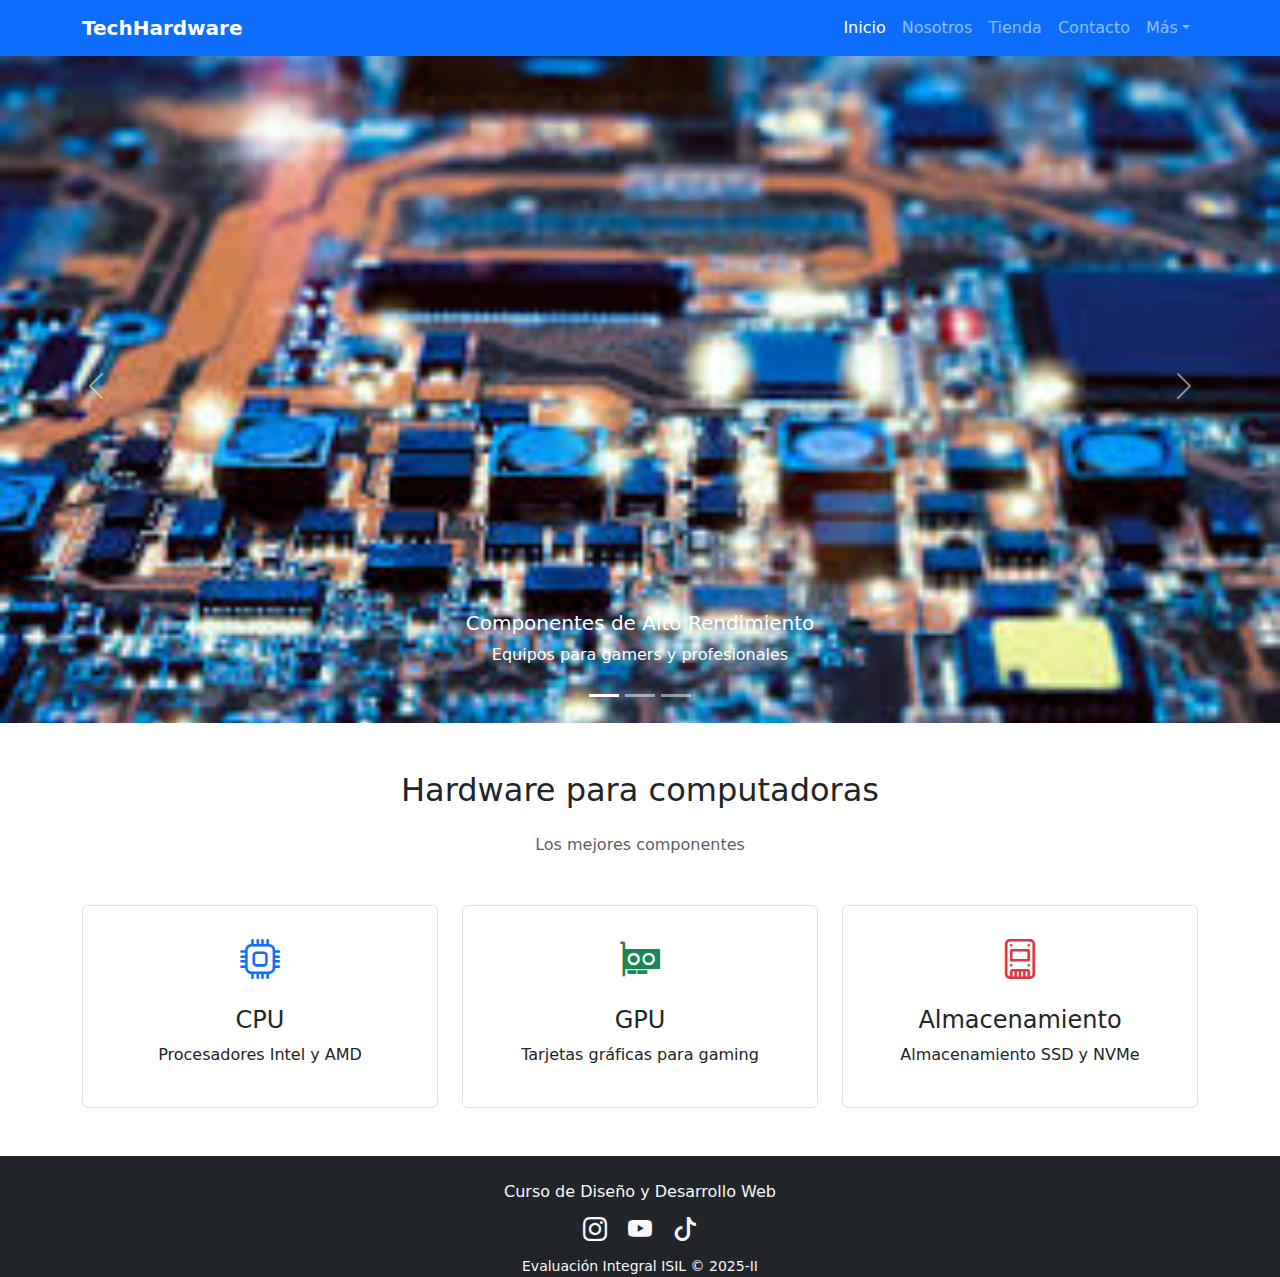
<file: index.html>
<!DOCTYPE html>
<html lang="es">
<head>
<meta charset="UTF-8">
<title>TechHardware | Inicio</title>
<meta name="viewport" content="width=device-width, initial-scale=1">
<link href="https://cdn.jsdelivr.net/npm/bootstrap@5.3.2/dist/css/bootstrap.min.css" rel="stylesheet">
<link href="https://cdn.jsdelivr.net/npm/bootstrap-icons/font/bootstrap-icons.css" rel="stylesheet">
</head>
<body class="d-flex flex-column min-vh-100">

<nav class="navbar navbar-expand-lg navbar-dark bg-primary fixed-top">
<div class="container">
  <a class="navbar-brand fw-bold" href="index.html">TechHardware</a>

  <button class="navbar-toggler" type="button" data-bs-toggle="collapse" data-bs-target="#menu">
    <span class="navbar-toggler-icon"></span>
  </button>

  <div class="collapse navbar-collapse" id="menu">
    <ul class="navbar-nav ms-auto">
      <li class="nav-item"><a class="nav-link active" href="index.html">Inicio</a></li>
      <li class="nav-item"><a class="nav-link" href="nosotros.html">Nosotros</a></li>
      <li class="nav-item"><a class="nav-link" href="tienda.html">Tienda</a></li>
      <li class="nav-item"><a class="nav-link" href="contacto.html">Contacto</a></li>
      <li class="nav-item dropdown">
        <a class="nav-link dropdown-toggle" href="#" role="button" data-bs-toggle="dropdown">Más</a>
        <ul class="dropdown-menu dropdown-menu-end">
          <li><a class="dropdown-item" href="blog.html">Blog</a></li>
          <li><a class="dropdown-item" href="noticias.html">Noticias</a></li>
        </ul>
      </li>
    </ul>
  </div>
</div>
</nav>

<main class="flex-grow-1">

<div id="slider" class="carousel slide mt-5" data-bs-ride="carousel">
  <div class="carousel-indicators">
    <button type="button" data-bs-target="#slider" data-bs-slide-to="0" class="active"></button>
    <button type="button" data-bs-target="#slider" data-bs-slide-to="1"></button>
    <button type="button" data-bs-target="#slider" data-bs-slide-to="2"></button>
  </div>

  <div class="carousel-inner">
    <div class="carousel-item active">
      <img src="img/image1.jpeg" class="d-block w-100" alt="Hardware 1 " style="height:75vh; object-fit:cover;" >
      <div class="carousel-caption d-none d-md-block">
        <h5>Componentes de Alto Rendimiento</h5>
        <p>Equipos para gamers y profesionales</p>
      </div>
    </div>
    <div class="carousel-item">
      <img src="img/image2.jpeg" class="d-block w-100" alt="Hardware 2" style="height:75vh; object-fit:cover;">
    </div>
    <div class="carousel-item">
      <img src="img/image3.jpeg" class="d-block w-100" alt="Hardware 3" style="height:75vh; object-fit:cover;">
    </div>
  </div>

  <button class="carousel-control-prev" type="button" data-bs-target="#slider" data-bs-slide="prev">
    <span class="carousel-control-prev-icon"></span>
  </button>
  <button class="carousel-control-next" type="button" data-bs-target="#slider" data-bs-slide="next">
    <span class="carousel-control-next-icon"></span>
  </button>
</div>

<section class="container my-5 text-center">
  <h2 class="mb-4">Hardware para computadoras</h2>
  <p class="text-muted mb-5">Los mejores componentes</p>

  <div class="row g-4">
    <div class="col-12 col-md-4">
      <div class="border rounded p-4 h-100">
        <i class="bi bi-cpu fs-1 text-primary"></i>
        <h4 class="mt-3">CPU</h4>
        <p>Procesadores Intel y AMD</p>
      </div>
    </div>

    <div class="col-12 col-md-4">
      <div class="border rounded p-4 h-100">
        <i class="bi bi-gpu-card fs-1 text-success"></i>
        <h4 class="mt-3">GPU</h4>
        <p>Tarjetas gráficas para gaming</p>
      </div>
    </div>

    <div class="col-12 col-md-4">
      <div class="border rounded p-4 h-100">
        <i class="bi bi-device-ssd fs-1 text-danger"></i>
        <h4 class="mt-3">Almacenamiento</h4>
        <p>Almacenamiento SSD y NVMe</p>
      </div>
    </div>
  </div>
</section>

</main>

<footer class="bg-dark text-light pt-4">
  <div class="container text-center">
    <p class="mb-2">Curso de Diseño y Desarrollo Web</p>

    <div class="mb-2">
      <i class="bi bi-instagram fs-4 mx-2"></i>
      <i class="bi bi-youtube fs-4 mx-2"></i>
      <i class="bi bi-tiktok fs-4 mx-2"></i>
    </div>

    <p class="small mb-0">Evaluación Integral ISIL © 2025-II</p>
  </div>
</footer>

<script src="https://cdn.jsdelivr.net/npm/bootstrap@5.3.2/dist/js/bootstrap.bundle.min.js"></script>
</body>
</html>
</file>
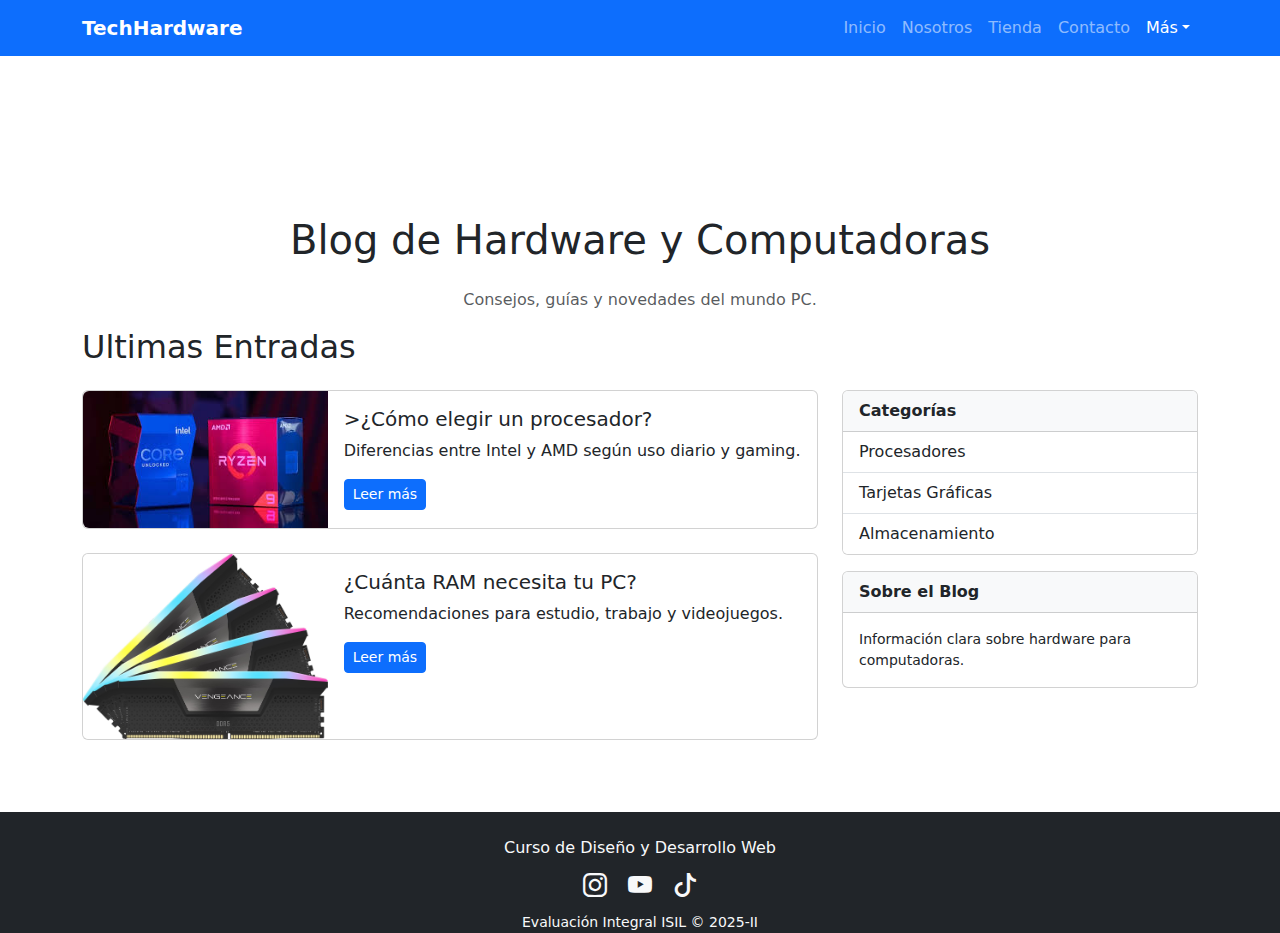
<file: blog.html>
<!DOCTYPE html>
<html lang="es">
<head>
<meta charset="UTF-8">
<title>TechHardware | Tienda</title>
<meta name="viewport" content="width=device-width, initial-scale=1">
<link href="https://cdn.jsdelivr.net/npm/bootstrap@5.3.2/dist/css/bootstrap.min.css" rel="stylesheet">
<link href="https://cdn.jsdelivr.net/npm/bootstrap-icons/font/bootstrap-icons.css" rel="stylesheet">
</head>
<body>

<nav class="navbar navbar-expand-lg navbar-dark bg-primary fixed-top">
  <div class="container">
    <a class="navbar-brand fw-bold" href="index.html">TechHardware</a>

    <button class="navbar-toggler" data-bs-toggle="collapse" data-bs-target="#menu">
      <span class="navbar-toggler-icon"></span>
    </button>

    <div class="collapse navbar-collapse" id="menu">
      <ul class="navbar-nav ms-auto">
        <li class="nav-item"><a class="nav-link" href="index.html">Inicio</a></li>
        <li class="nav-item"><a class="nav-link" href="nosotros.html">Nosotros</a></li>
        <li class="nav-item"><a class="nav-link" href="tienda.html">Tienda</a></li>
        <li class="nav-item"><a class="nav-link" href="contacto.html">Contacto</a></li>

        <li class="nav-item dropdown">
          <a class="nav-link dropdown-toggle active" data-bs-toggle="dropdown">Más</a>
          <ul class="dropdown-menu dropdown-menu-end">
            <li><a class="dropdown-item active" href="blog.html">Blog</a></li>
            <li><a class="dropdown-item" href="noticias.html">Noticias</a></li>
          </ul>
        </li>
      </ul>
    </div>
  </div>
</nav>
<div class="mb-5 pb-5 pt-5"></div>
<main class="container mt-5 pt-5">

  <h1 class="text-center my-4">Blog de Hardware y Computadoras</h1>
  <p class="text-center text-muted">
    Consejos, guías y novedades del mundo PC.
  </p>

  <h2>Ultimas Entradas</h2>

  <div class="row mt-4">
    <div class="col-md-8">
      <div class="card mb-4">
        <div class="row g-0">
          <div class="col-md-4">
            <img src="img/vs.jpeg" class="img-fluid rounded-start">
          </div>
          <div class="col-md-8">
            <div class="card-body">
              <h5 class="card-title">>¿Cómo elegir un procesador?</h5>
              <p class="card-text">
                Diferencias entre Intel y AMD según uso diario y gaming.
              </p>
              <button class="btn btn-primary btn-sm">Leer más</button>
            </div>
          </div>
        </div>
      </div>

      <div class="card mb-4">
        <div class="row g-0">
          <div class="col-md-4">
            <img src="img/ram.jpg" class="img-fluid rounded-start">
          </div>
          <div class="col-md-8">
            <div class="card-body">
              <h5 class="card-title">¿Cuánta RAM necesita tu PC?</h5>
              <p class="card-text">
                Recomendaciones para estudio, trabajo y videojuegos.
              </p>
              <button class="btn btn-primary btn-sm">Leer más</button>
            </div>
          </div>
        </div>
      </div>

    </div>

    <aside class="col-md-4">

      <div class="card mb-3">
        <div class="card-header bg-light fw-bold">Categorías</div>
        <ul class="list-group list-group-flush">
          <li class="list-group-item">Procesadores</li>
          <li class="list-group-item">Tarjetas Gráficas</li>
          <li class="list-group-item">Almacenamiento</li>
        </ul>
      </div>

      <div class="card">
        <div class="card-header bg-light fw-bold">Sobre el Blog</div>
        <div class="card-body">
          <p class="small mb-0">
            Información clara sobre hardware para computadoras.
          </p>
        </div>
      </div>

    </aside>

  </div>
</main>

<footer class="bg-dark text-light mt-5 pt-4">
  <div class="container text-center">
    <p class="mb-2">Curso de Diseño y Desarrollo Web</p>

    <div class="mb-2">
      <i class="bi bi-instagram fs-4 mx-2"></i>
      <i class="bi bi-youtube fs-4 mx-2"></i>
      <i class="bi bi-tiktok fs-4 mx-2"></i>
    </div>

    <p class="small mb-0">Evaluación Integral ISIL © 2025-II</p>
  </div>
</footer>

<script src="https://cdn.jsdelivr.net/npm/bootstrap@5.3.2/dist/js/bootstrap.bundle.min.js"></script>
</body>
</html>
</file>
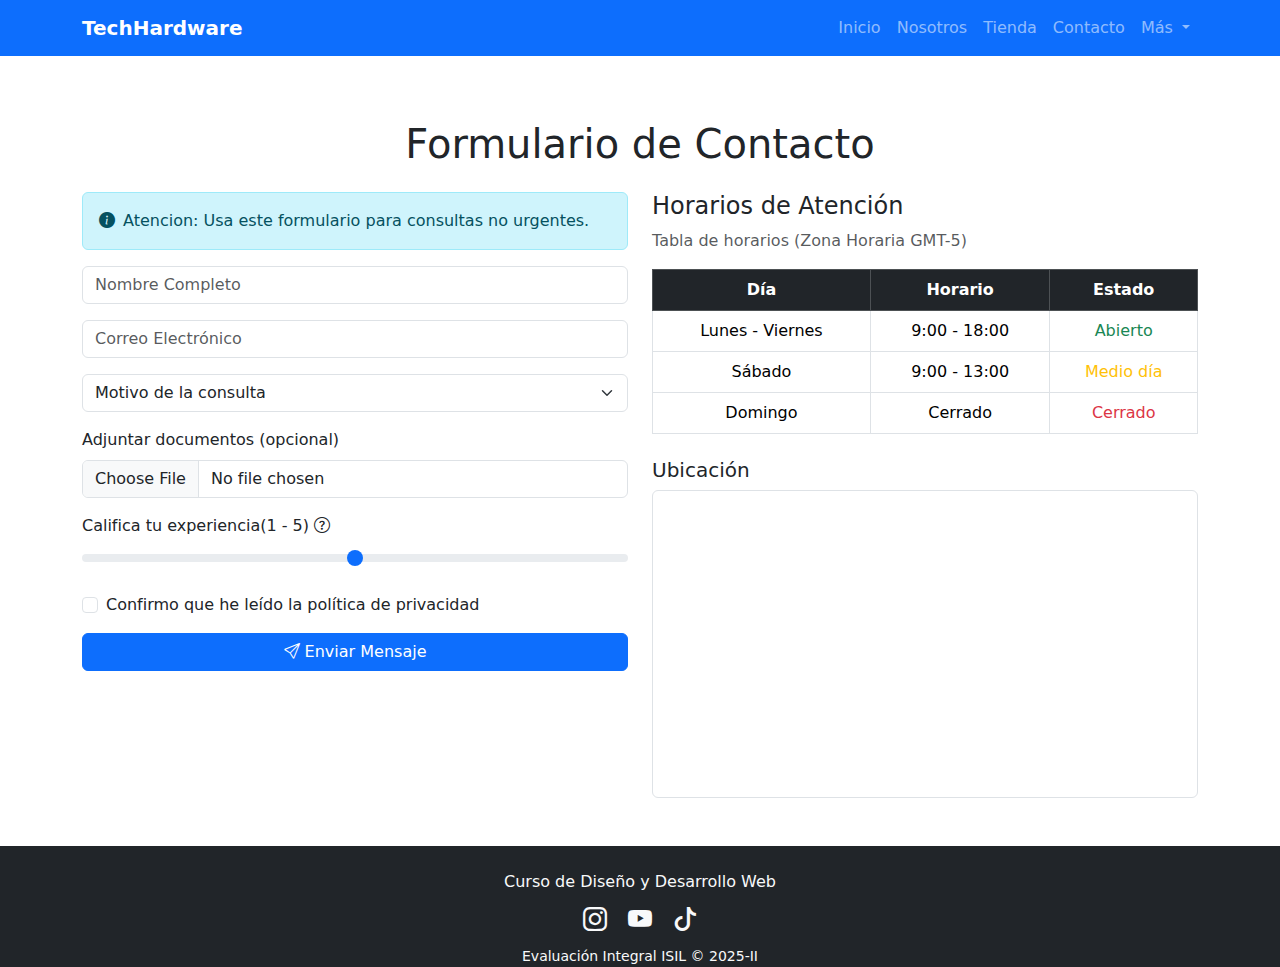
<file: contacto.html>
<!DOCTYPE html>
<html lang="es">
<head>
<meta charset="UTF-8">
<title>TechHardware | Contacto</title>
<meta name="viewport" content="width=device-width, initial-scale=1">
<link href="https://cdn.jsdelivr.net/npm/bootstrap@5.3.2/dist/css/bootstrap.min.css" rel="stylesheet">
<link href="https://cdn.jsdelivr.net/npm/bootstrap-icons/font/bootstrap-icons.css" rel="stylesheet">
</head>
<body>

<nav class="navbar navbar-expand-lg navbar-dark bg-primary fixed-top">
<div class="container">
  <a class="navbar-brand fw-bold" href="index.html">
    TechHardware
  </a>

  <button class="navbar-toggler" type="button" data-bs-toggle="collapse" data-bs-target="#menu">
    <span class="navbar-toggler-icon"></span>
  </button>

  <div class="collapse navbar-collapse" id="menu">
    <ul class="navbar-nav ms-auto">

      <li class="nav-item">
        <a class="nav-link" href="index.html">Inicio</a>
      </li>

      <li class="nav-item">
        <a class="nav-link" href="nosotros.html">Nosotros</a>
      </li>

      <li class="nav-item">
        <a class="nav-link" href="tienda.html">Tienda</a>
      </li>

      <li class="nav-item">
        <a class="nav-link" href="contacto.html">Contacto</a>
      </li>
      <li class="nav-item dropdown">
        <a class="nav-link dropdown-toggle" href="#" role="button" data-bs-toggle="dropdown">
          Más
        </a>
        <ul class="dropdown-menu dropdown-menu-end">
          <li>
            <a class="dropdown-item" href="blog.html">Blog</a>
          </li>
          <li>
            <a class="dropdown-item" href="noticias.html">Noticias</a>
          </li>
        </ul>
      </li>

    </ul>
  </div>
</div>
</nav>

<main class="container mt-5 pt-5">

  <h1 class="text-center my-4">Formulario de Contacto</h1>

  <div class="row g-4">

    <div class="col-md-6">

      <div class="alert alert-info d-flex align-items-center">
        <i class="bi bi-info-circle-fill me-2"></i>
        Atencion: Usa este formulario para consultas no urgentes.
      </div>

      <form>
        <div class="mb-3">
          <input type="text" class="form-control" placeholder="Nombre Completo" required>
        </div>

        <div class="mb-3">
          <input type="email" class="form-control" placeholder="Correo Electrónico" required>
        </div>

        <div class="mb-3">
          <select class="form-select">
            <option selected>Motivo de la consulta</option>
            <option>Soporte técnico</option>
            <option>Ventas</option>
            <option>Garantía</option>
          </select>
        </div>

        <div class="mb-3">
          <label class="form-label">Adjuntar documentos (opcional)</label>
          <input type="file" class="form-control">
        </div>

        <div class="mb-3">
          <label class="form-label">
            Califica tu experiencia(1 - 5)
            <i class="bi bi-question-circle"
               data-bs-toggle="tooltip"
               title="1 es mala, 5 es excelente"></i>
          </label>
          <input type="range" class="form-range" min="1" max="5">
        </div>

        <div class="form-check mb-3">
          <input class="form-check-input" type="checkbox" required>
          <label class="form-check-label">
            Confirmo que he leído la política de privacidad
          </label>
        </div>

        <button type="button"
                class="btn btn-primary w-100"
                data-bs-toggle="modal"
                data-bs-target="#modalExito">
          <i class="bi bi-send"></i> Enviar Mensaje
        </button>
      </form>
    </div>

    <div class="col-md-6">

      <h4>Horarios de Atención</h4>
      <p class="text-muted">Tabla de horarios (Zona Horaria GMT-5)</p>

      <table class="table table-bordered text-center">
        <thead class="table-dark">
          <tr>
            <th>Día</th>
            <th>Horario</th>
            <th>Estado</th>
          </tr>
        </thead>
        <tbody>
          <tr>
            <td>Lunes - Viernes</td>
            <td>9:00 - 18:00</td>
            <td class="text-success">Abierto</td>
          </tr>
          <tr>
            <td>Sábado</td>
            <td>9:00 - 13:00</td>
            <td class="text-warning">Medio día</td>
          </tr>
          <tr>
            <td>Domingo</td>
            <td>Cerrado</td>
            <td class="text-danger">Cerrado</td>
          </tr>
        </tbody>
      </table>

      <h5 class="mt-4">
        Ubicación
      </h5>

      <div class="ratio ratio-16x9 border rounded">
        <iframe
          src="https://www.google.com/maps/embed?pb=!1m18!1m12!1m3!1d3901.826534011945!2d-77.04021268849141!3d-12.055453388132756!2m3!1f0!2f0!3f0!3m2!1i1024!2i768!4f13.1!3m3!1m2!1s0x9105c95c52ec6209%3A0x9f690f7b812a5006!2sWilson%20centro%20c%C3%B3mputo%20compras!5e0!3m2!1ses-419!2spe!4v1765758872262!5m2!1ses-419!2spe"
          allowfullscreen
          loading="lazy">
        </iframe>
      </div>

    </div>
  </div>
</main>

<div class="modal fade" id="modalExito" tabindex="-1">
  <div class="modal-dialog modal-dialog-centered">
    <div class="modal-content">
      <div class="modal-header bg-success text-white">
        <h5 class="modal-title">¡Éxito!</h5>
        <button class="btn-close" data-bs-dismiss="modal"></button>
      </div>
      <div class="modal-body">
        <p>
          <i class="bi bi-check-circle-fill text-success"></i>
          Tu mensaje ha sido recibido. Te responderemos a la brevedad.
        </p>
        <p class="small text-muted">(Simulación)</p>
      </div>
      <div class="modal-footer">
        <button class="btn btn-success" data-bs-dismiss="modal">Aceptar</button>
      </div>
    </div>
  </div>
</div>

<footer class="bg-dark text-light mt-5 pt-4">
  <div class="container text-center">
    <p class="mb-2">Curso de Diseño y Desarrollo Web</p>

    <div class="mb-2">
      <i class="bi bi-instagram fs-4 mx-2"></i>
      <i class="bi bi-youtube fs-4 mx-2"></i>
      <i class="bi bi-tiktok fs-4 mx-2"></i>
    </div>

    <p class="small mb-0">Evaluación Integral ISIL © 2025-II</p>
  </div>
</footer>

<script src="https://cdn.jsdelivr.net/npm/bootstrap@5.3.2/dist/js/bootstrap.bundle.min.js"></script>

</body>
</html>
</file>
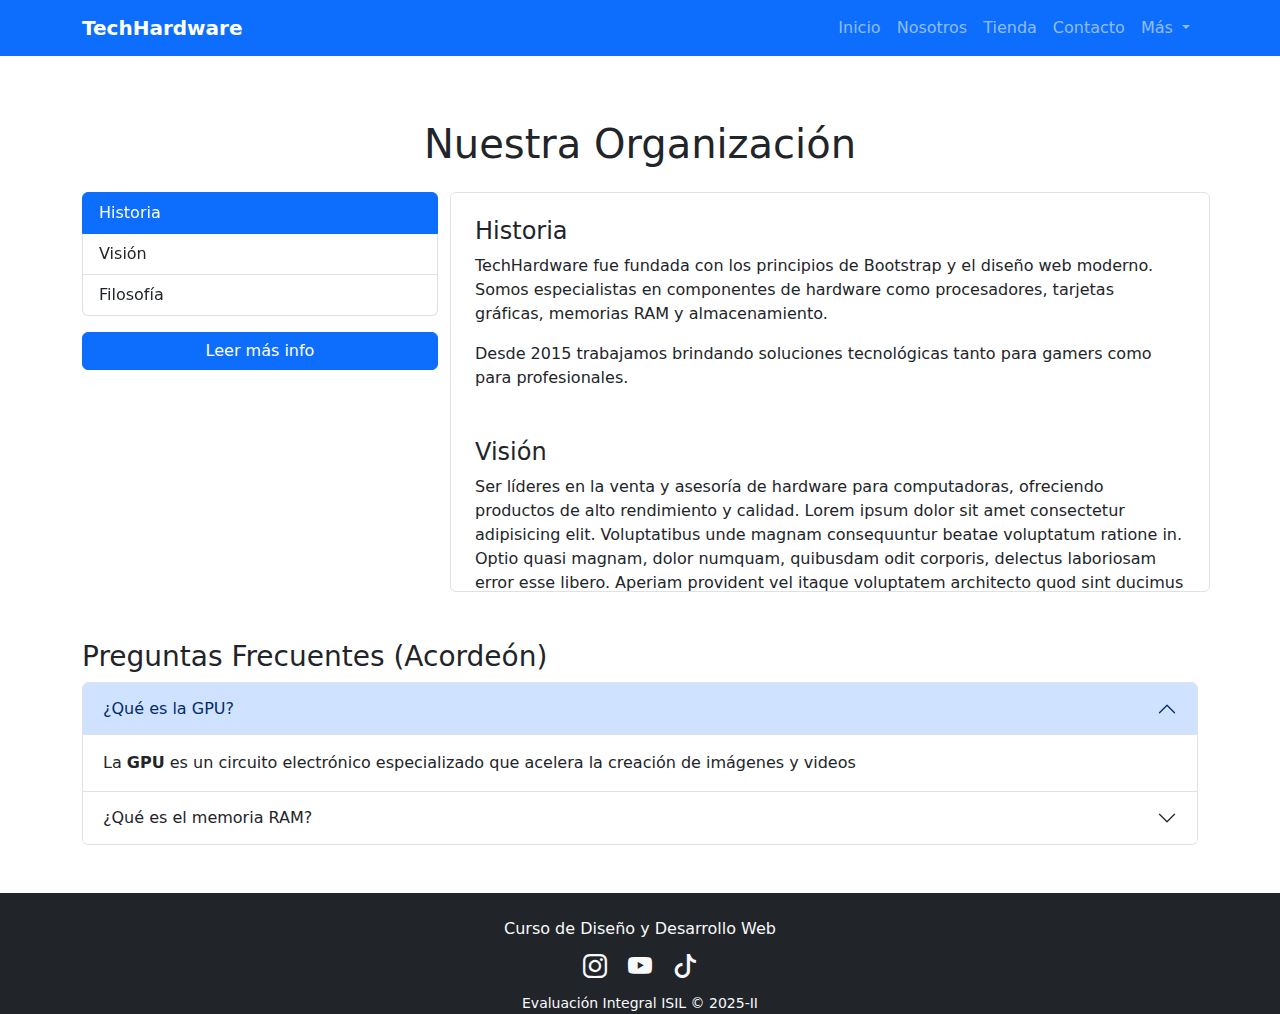
<file: nosotros.html>
<!DOCTYPE html>
<html lang="es">
<head>
<meta charset="UTF-8">
<title>TechHardware | Nosotros</title>
<meta name="viewport" content="width=device-width, initial-scale=1">
<link href="https://cdn.jsdelivr.net/npm/bootstrap@5.3.2/dist/css/bootstrap.min.css" rel="stylesheet">
<link href="https://cdn.jsdelivr.net/npm/bootstrap-icons/font/bootstrap-icons.css" rel="stylesheet">
</head>
<body data-bs-spy="scroll" data-bs-target="#menuScroll" data-bs-offset="100">

<nav class="navbar navbar-expand-lg navbar-dark bg-primary fixed-top">
<div class="container">
  <a class="navbar-brand fw-bold" href="index.html">
    TechHardware
  </a>

  <button class="navbar-toggler" type="button" data-bs-toggle="collapse" data-bs-target="#menu">
    <span class="navbar-toggler-icon"></span>
  </button>

  <div class="collapse navbar-collapse" id="menu">
    <ul class="navbar-nav ms-auto">

      <li class="nav-item">
        <a class="nav-link" href="index.html">Inicio</a>
      </li>

      <li class="nav-item">
        <a class="nav-link" href="nosotros.html">Nosotros</a>
      </li>

      <li class="nav-item">
        <a class="nav-link" href="tienda.html">Tienda</a>
      </li>

      <li class="nav-item">
        <a class="nav-link" href="contacto.html">Contacto</a>
      </li>
      <li class="nav-item dropdown">
        <a class="nav-link dropdown-toggle" href="#" role="button" data-bs-toggle="dropdown">
          Más
        </a>
        <ul class="dropdown-menu dropdown-menu-end">
          <li>
            <a class="dropdown-item" href="blog.html">Blog</a>
          </li>
          <li>
            <a class="dropdown-item" href="noticias.html">Noticias</a>
          </li>
        </ul>
      </li>

    </ul>
  </div>
</div>
</nav>

<main class="container mt-5 pt-5">

  <h1 class="text-center my-4">Nuestra Organización</h1>

  <div class="row">

    <aside class="col-md-4">
      <div id="menuScroll" class="list-group sticky-top">
        <a class="list-group-item list-group-item-action active" href="#historia">Historia</a>
        <a class="list-group-item list-group-item-action" href="#vision">Visión</a>
        <a class="list-group-item list-group-item-action" href="#filosofia">Filosofía</a>
      </div>

      <button class="btn btn-primary w-100 my-3" data-bs-toggle="collapse" data-bs-target="#extraInfo">
        Leer más info
      </button>

      <div class="collapse" id="extraInfo">
        <div class="card card-body">
          Tambien hacemos reparaciones de dispositivos dañados, equipos, laptos.
        </div>
      </div>
    </aside>

    <section class="col-md-8 border rounded p-4" style="height:400px; overflow-y:auto;">

      <section id="historia" class="mb-5">
        <h4>Historia</h4>
        <p>
          TechHardware fue fundada con los principios de Bootstrap y el diseño web moderno.
          Somos especialistas en componentes de hardware como procesadores, tarjetas gráficas,
          memorias RAM y almacenamiento.
        </p>
        <p>
          Desde 2015 trabajamos brindando soluciones tecnológicas tanto para gamers como para
          profesionales.
        </p>
      </section>

      <section id="vision" class="mb-5">
        <h4>Visión</h4>
        <p>
          Ser líderes en la venta y asesoría de hardware para computadoras, ofreciendo productos
          de alto rendimiento y calidad. Lorem ipsum dolor sit amet consectetur adipisicing elit. Voluptatibus unde magnam consequuntur beatae voluptatum ratione in. Optio quasi magnam, dolor numquam, quibusdam odit corporis, delectus laboriosam error esse libero. Aperiam provident vel itaque voluptatem architecto quod sint ducimus sit dolores molestiae maiores, sapiente esse praesentium non similique nobis quasi totam.
        </p>
      </section>

      <section id="filosofia" class="mb-5">
        <h4>Filosofía</h4>
        <p>
          Creemos en la innovación, el aprendizaje constante y el uso de tecnologías modernas
          para ofrecer la mejor experiencia al usuario. Lorem ipsum, dolor sit amet consectetur adipisicing elit. Beatae libero magni cupiditate maxime obcaecati explicabo repellat quasi excepturi ratione dolorem! Delectus ad eius enim minus laborum voluptatibus id. Odio assumenda deserunt maiores non! Saepe ad fuga porro aperiam natus corporis animi numquam placeat eaque. Delectus ipsum perferendis unde ea sunt?
        </p>
      </section>

    </section>
  </div>

  <section class="mt-5">
    <h3>Preguntas Frecuentes (Acordeón)</h3>

    <div class="accordion" id="faq">

      <div class="accordion-item">
        <h2 class="accordion-header">
          <button class="accordion-button" data-bs-toggle="collapse" data-bs-target="#faq1">
            ¿Qué es la GPU?
          </button>
        </h2>
        <div id="faq1" class="accordion-collapse collapse show">
          <div class="accordion-body">
            La <strong>GPU</strong> es un circuito electrónico especializado que acelera la creación de imágenes y videos
          </div>
        </div>
      </div>

      <div class="accordion-item">
        <h2 class="accordion-header">
          <button class="accordion-button collapsed" data-bs-toggle="collapse" data-bs-target="#faq2">
            ¿Qué es el memoria RAM?
          </button>
        </h2>
        <div id="faq2" class="accordion-collapse collapse">
          <div class="accordion-body">
            componente de almacenamiento temporal y volátil de una computadora que guarda los datos que el procesador (CPU) necesita inmediatamente para ejecutar programas y tareas
          </div>
        </div>
      </div>

    </div>
  </section>

</main>

<footer class="bg-dark text-light mt-5 pt-4">
  <div class="container text-center">
    <p class="mb-2">Curso de Diseño y Desarrollo Web</p>

    <div class="mb-2">
      <i class="bi bi-instagram fs-4 mx-2"></i>
      <i class="bi bi-youtube fs-4 mx-2"></i>
      <i class="bi bi-tiktok fs-4 mx-2"></i>
    </div>

    <p class="small mb-0">Evaluación Integral ISIL © 2025-II</p>
  </div>
</footer>

<script src="https://cdn.jsdelivr.net/npm/bootstrap@5.3.2/dist/js/bootstrap.bundle.min.js"></script>
</body>
</html>
</file>
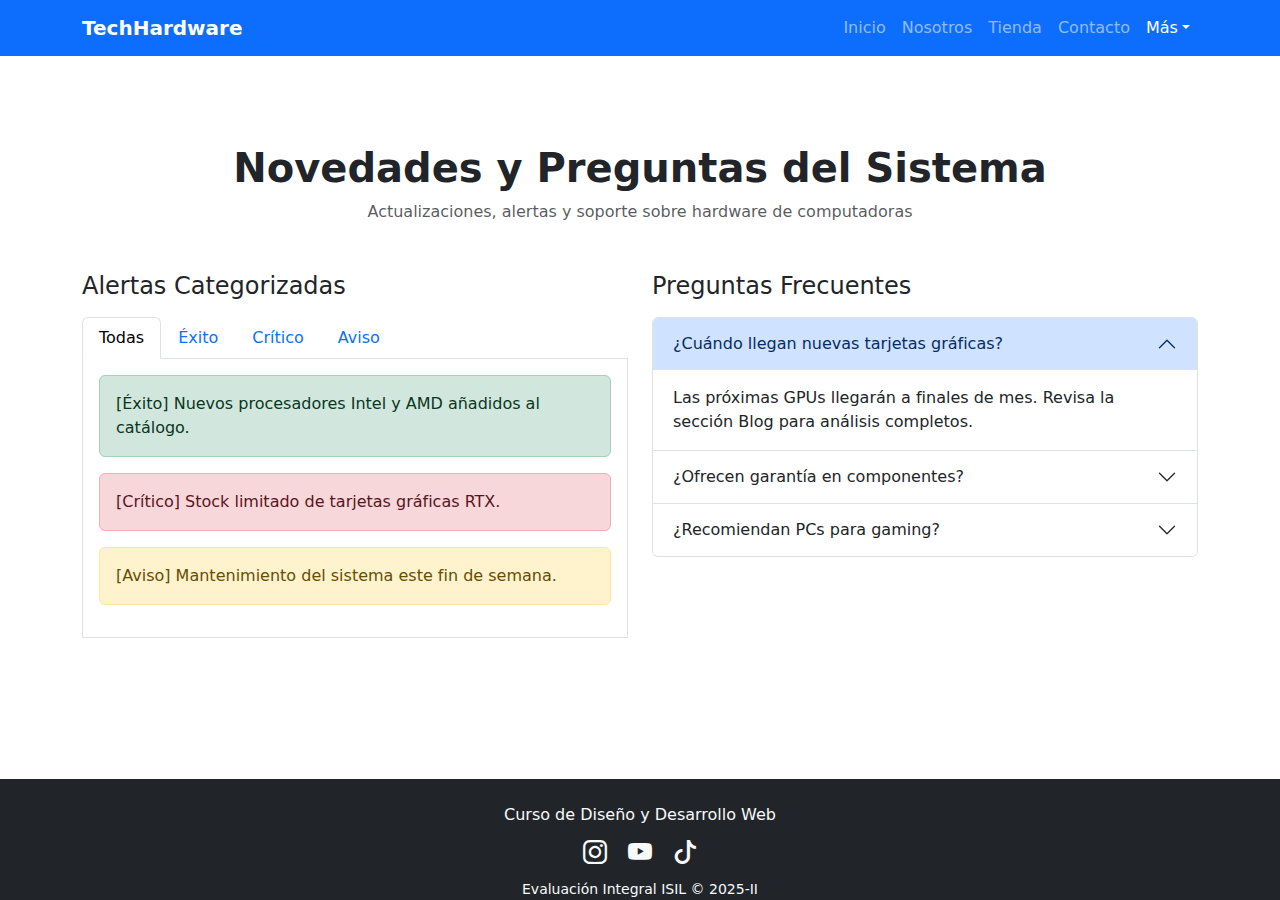
<file: noticias.html>
<!DOCTYPE html>
<html lang="es">
<head>
<meta charset="UTF-8">
<title>TechHardware | Noticias</title>
<meta name="viewport" content="width=device-width, initial-scale=1">
<link href="https://cdn.jsdelivr.net/npm/bootstrap@5.3.2/dist/css/bootstrap.min.css" rel="stylesheet">
<link href="https://cdn.jsdelivr.net/npm/bootstrap-icons/font/bootstrap-icons.css" rel="stylesheet">
</head>
<body class="d-flex flex-column min-vh-100">

<nav class="navbar navbar-expand-lg navbar-dark bg-primary fixed-top">
  <div class="container">
  <a class="navbar-brand fw-bold" href="index.html">TechHardware</a>

  <button class="navbar-toggler" type="button" data-bs-toggle="collapse" data-bs-target="#menu">
    <span class="navbar-toggler-icon"></span>
  </button>

  <div class="collapse navbar-collapse" id="menu">
    <ul class="navbar-nav ms-auto">
      <li class="nav-item"><a class="nav-link" href="index.html">Inicio</a></li>
      <li class="nav-item"><a class="nav-link" href="nosotros.html">Nosotros</a></li>
      <li class="nav-item"><a class="nav-link" href="tienda.html">Tienda</a></li>
      <li class="nav-item"><a class="nav-link" href="contacto.html">Contacto</a></li>
      <li class="nav-item dropdown">
        <a class="nav-link dropdown-toggle active" href="#" role="button" data-bs-toggle="dropdown">Más</a>
        <ul class="dropdown-menu dropdown-menu-end">
          <li><a class="dropdown-item" href="blog.html">Blog</a></li>
          <li><a class="dropdown-item active" href="noticias.html">Noticias</a></li>
        </ul>
      </li>
    </ul>
  </div>
  </div>
</nav>

<main class="container mt-5 pt-5 flex-grow-1">

  <header class="text-center my-5">
    <h1 class="fw-bold">Novedades y Preguntas del Sistema</h1>
    <p class="text-muted">Actualizaciones, alertas y soporte sobre hardware de computadoras</p>
  </header>

  <div class="row">

  <section class="col-md-6 mb-4">
    <h4 class="mb-3">Alertas Categorizadas</h4>

    <ul class="nav nav-tabs" id="alertTabs" role="tablist">
      <li class="nav-item" role="presentation">
        <button class="nav-link active" data-bs-toggle="tab" data-bs-target="#todas">Todas</button>
      </li>
      <li class="nav-item" role="presentation">
        <button class="nav-link" data-bs-toggle="tab" data-bs-target="#exito">Éxito</button>
      </li>
      <li class="nav-item" role="presentation">
        <button class="nav-link" data-bs-toggle="tab" data-bs-target="#critico">Crítico</button>
      </li>
      <li class="nav-item" role="presentation">
        <button class="nav-link" data-bs-toggle="tab" data-bs-target="#aviso">Aviso</button>
      </li>
    </ul>

    <div class="tab-content border border-top-0 p-3">
      <div class="tab-pane fade show active" id="todas">
        <div class="alert alert-success">[Éxito] Nuevos procesadores Intel y AMD añadidos al catálogo.</div>
        <div class="alert alert-danger">[Crítico] Stock limitado de tarjetas gráficas RTX.</div>
        <div class="alert alert-warning">[Aviso] Mantenimiento del sistema este fin de semana.</div>
      </div>
      <div class="tab-pane fade" id="exito">
        <div class="alert alert-success">[Éxito] Actualización de BIOS disponible para placas base.</div>
      </div>
      <div class="tab-pane fade" id="critico">
        <div class="alert alert-danger">[Crítico] Retraso en importación de GPUs.</div>
      </div>
      <div class="tab-pane fade" id="aviso">
        <div class="alert alert-warning">[Aviso] Posibles demoras en envíos internacionales.</div>
      </div>
    </div>
    </section>

    <section class="col-md-6 mb-4">
      <h4 class="mb-3">Preguntas Frecuentes</h4>

      <div class="accordion" id="faqNoticias">

        <div class="accordion-item">
          <h2 class="accordion-header">
            <button class="accordion-button" data-bs-toggle="collapse" data-bs-target="#nfaq1">
              ¿Cuándo llegan nuevas tarjetas gráficas?
            </button>
          </h2>
          <div id="nfaq1" class="accordion-collapse collapse show">
            <div class="accordion-body">
              Las próximas GPUs llegarán a finales de mes. Revisa la sección Blog para análisis completos.
            </div>
          </div>
        </div>

        <div class="accordion-item">
          <h2 class="accordion-header">
            <button class="accordion-button collapsed" data-bs-toggle="collapse" data-bs-target="#nfaq2">
              ¿Ofrecen garantía en componentes?
            </button>
          </h2>
          <div id="nfaq2" class="accordion-collapse collapse">
            <div class="accordion-body">
              Sí, todos nuestros productos cuentan con garantía oficial del fabricante.
            </div>
          </div>
        </div>

        <div class="accordion-item">
          <h2 class="accordion-header">
            <button class="accordion-button collapsed" data-bs-toggle="collapse" data-bs-target="#nfaq3">
              ¿Recomiendan PCs para gaming?
            </button>
          </h2>
          <div id="nfaq3" class="accordion-collapse collapse">
            <div class="accordion-body">
              Claro, ofrecemos asesoría personalizada según tu presupuesto y juegos favoritos.
            </div>
          </div>
        </div>
      </div>
    </section>
  </div>
</main>

<footer class="bg-dark text-light mt-5 pt-4">
  <div class="container text-center">
    <p class="mb-2">Curso de Diseño y Desarrollo Web</p>
    <div class="mb-2">
      <i class="bi bi-instagram fs-4 mx-2"></i>
      <i class="bi bi-youtube fs-4 mx-2"></i>
      <i class="bi bi-tiktok fs-4 mx-2"></i>
    </div>
    <p class="small mb-0">Evaluación Integral ISIL © 2025-II</p>
  </div>
</footer>

<script src="https://cdn.jsdelivr.net/npm/bootstrap@5.3.2/dist/js/bootstrap.bundle.min.js"></script>
</body>
</html>
</file>
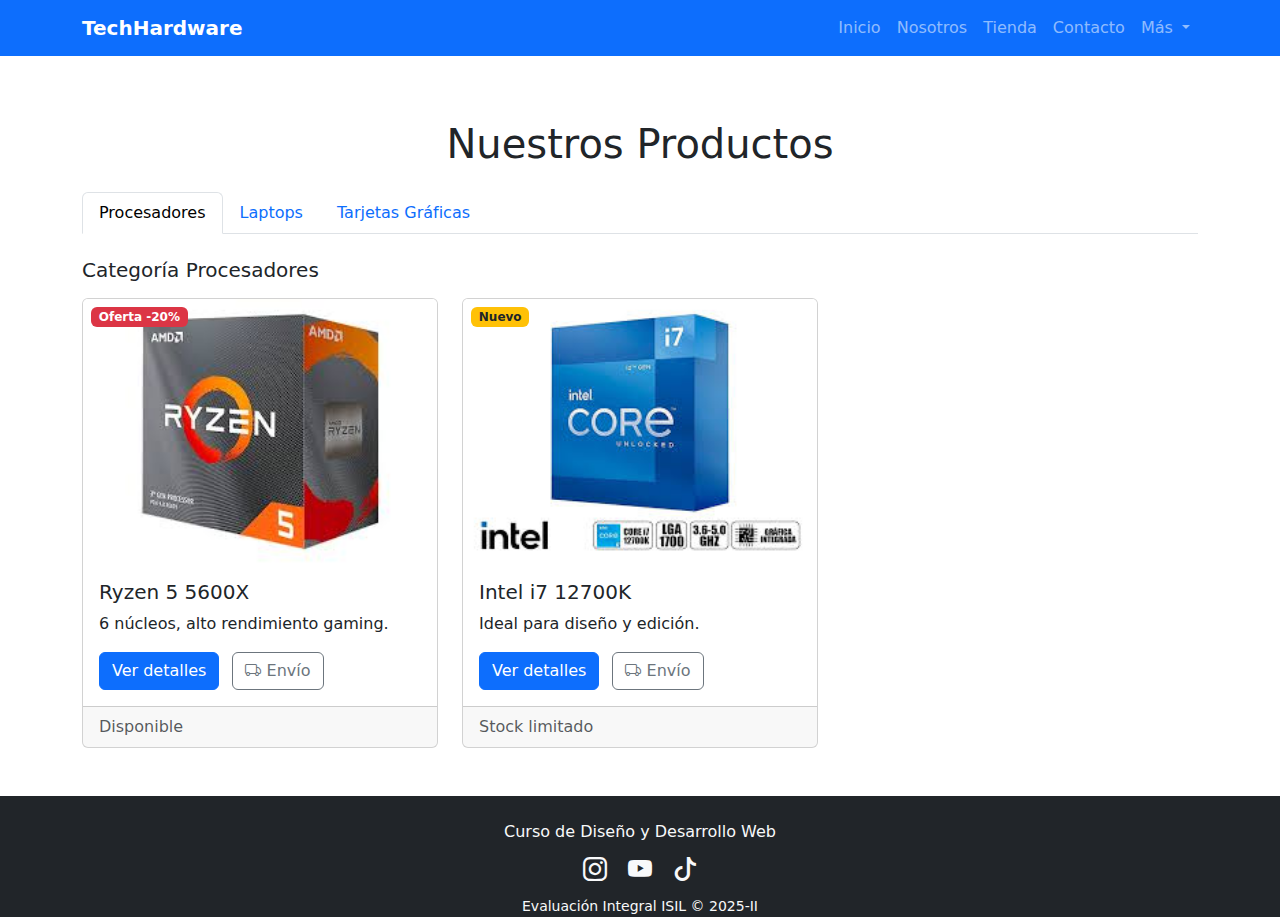
<file: tienda.html>
<!DOCTYPE html>
<html lang="es">
<head>
<meta charset="UTF-8">
<title>TechHardware | Tienda</title>
<meta name="viewport" content="width=device-width, initial-scale=1">
<link href="https://cdn.jsdelivr.net/npm/bootstrap@5.3.2/dist/css/bootstrap.min.css" rel="stylesheet">
<link href="https://cdn.jsdelivr.net/npm/bootstrap-icons/font/bootstrap-icons.css" rel="stylesheet">
</head>
<body>

<nav class="navbar navbar-expand-lg navbar-dark bg-primary fixed-top">
<div class="container">
  <a class="navbar-brand fw-bold" href="index.html">
    TechHardware
  </a>

  <button class="navbar-toggler" type="button" data-bs-toggle="collapse" data-bs-target="#menu">
    <span class="navbar-toggler-icon"></span>
  </button>

  <div class="collapse navbar-collapse" id="menu">
    <ul class="navbar-nav ms-auto">

      <li class="nav-item">
        <a class="nav-link" href="index.html">Inicio</a>
      </li>

      <li class="nav-item">
        <a class="nav-link" href="nosotros.html">Nosotros</a>
      </li>

      <li class="nav-item">
        <a class="nav-link" href="tienda.html">Tienda</a>
      </li>

      <li class="nav-item">
        <a class="nav-link" href="contacto.html">Contacto</a>
      </li>
      <li class="nav-item dropdown">
        <a class="nav-link dropdown-toggle" href="#" role="button" data-bs-toggle="dropdown">
          Más
        </a>
        <ul class="dropdown-menu dropdown-menu-end">
          <li>
            <a class="dropdown-item" href="blog.html">Blog</a>
          </li>
          <li>
            <a class="dropdown-item" href="noticias.html">Noticias</a>
          </li>
        </ul>
      </li>

    </ul>
  </div>
</div>
</nav>

<main class="container mt-5 pt-5">

  <h1 class="text-center my-4">Nuestros Productos</h1>

  <ul class="nav nav-tabs mb-4">
    <li class="nav-item">
      <button class="nav-link active" data-bs-toggle="tab" data-bs-target="#procesadores">
        Procesadores
      </button>
    </li>
    <li class="nav-item">
      <button class="nav-link" data-bs-toggle="tab" data-bs-target="#laptops">
        Laptops
      </button>
    </li>
    <li class="nav-item">
      <button class="nav-link" data-bs-toggle="tab" data-bs-target="#graficas">
        Tarjetas Gráficas
      </button>
    </li>
  </ul>

  <div class="tab-content">

    <div class="tab-pane fade show active" id="procesadores">
      <h5 class="mb-3">Categoría Procesadores</h5>

      <div class="row g-4">

        <div class="col-md-4">
          <div class="card h-100">
            <span class="badge bg-danger position-absolute m-2">Oferta -20%</span>
            <img src="img/ryzen 5 5600.jpeg" class="card-img-top img-fluid" alt="CPU">
            <div class="card-body">
              <h5 class="card-title">Ryzen 5 5600X</h5>
              <p class="card-text">6 núcleos, alto rendimiento gaming.</p>
              <button class="btn btn-primary" data-bs-toggle="tooltip" title="AM4, 65W">
                Ver detalles
              </button>
              <button class="btn btn-outline-secondary ms-2">
                <i class="bi bi-truck"></i> Envío
              </button>
            </div>
            <div class="card-footer text-muted">
              Disponible
            </div>
          </div>
        </div>

        <div class="col-md-4">
          <div class="card h-100">
            <span class="badge bg-warning text-dark position-absolute m-2">Nuevo</span>
            <img src="img/intel i7 12700K.jpeg" class="card-img-top img-fluid">
            <div class="card-body">
              <h5 class="card-title">Intel i7 12700K</h5>
              <p class="card-text">Ideal para diseño y edición.</p>
              <button class="btn btn-primary" data-bs-toggle="tooltip" title="Socket LGA1700">
                Ver detalles
              </button>
              <button class="btn btn-outline-secondary ms-2">
                <i class="bi bi-truck"></i> Envío
              </button>
            </div>
            <div class="card-footer text-muted">
              Stock limitado
            </div>
          </div>
        </div>

      </div>
    </div>

    <div class="tab-pane fade" id="laptops">
      <h5 class="mb-3">Categoría Laptops</h5>

      <div class="row g-4">

        <div class="col-md-4">
          <div class="card h-100">
            <img src="img/laptop1.jpeg" class="card-img-top img-fluid">
            <div class="card-body text-center">
              <h5>Laptop HP</h5>
              <p>Ideal para programacion</p>
              <button class="btn btn-success" data-bs-toggle="tooltip" title="Intel i5-12400k 16GB RAM 512GB SSD">
                Ver Especificaciones
              </button>
            </div>
            <div class="card-footer text-center">
              <small class="text-muted">Garantía 1 año</small>
            </div>
          </div>
        </div>

        <div class="col-md-4">
          <div class="card h-100">
            <img src="img/laptop2.jpeg" class="card-img-top img-fluid">
            <div class="card-body text-center">
              <h5>Laptop ACER</h5>
              <p>Ideal para gaming a maximo rendimiento</p>
              <button class="btn btn-success" data-bs-toggle="tooltip" title="Ryzen 9 16GB RAM 512GB SSD NVIDIA RTX 5090">
                Ver Especificaciones
              </button>
            </div>
            <div class="card-footer text-center">
              <small class="text-muted">Garantía 1 año</small>
            </div>
          </div>
        </div>

        <div class="col-md-4">
          <div class="card h-100">
            <img src="img/laptop3.webp" class="card-img-top img-fluid">
            <div class="card-body text-center">
              <h5>Laptop APPLE</h5>
              <p>Idea para edicion y renderizado de video</p>
              <button class="btn btn-success" data-bs-toggle="tooltip" title="Chip M5 32GB RAM 2T SSD">
                Ver Especificaciones
              </button>
            </div>
            <div class="card-footer text-center">
              <small class="text-muted">Garantía 1 año</small>
            </div>
          </div>
        </div>

      </div>
    </div>

    <div class="tab-pane fade" id="graficas">
      <h5 class="mb-3">Categoría Tarjetas Gráficas</h5>

      <div class="row g-4">

        <div class="col-md-4">
          <div class="card h-100">
            <img src="img/grafica.jpg" class="card-img-top img-fluid">
            <div class="card-body">
              <h5>RTX 4060</h5>
              <p>Ray Tracing y DLSS.</p>
              <button class="btn btn-danger" data-bs-toggle="tooltip" title="8GB GDDR6">
                Comprar
              </button>
            </div>
          </div>
        </div>

      </div>
    </div>

  </div>
</main>

<footer class="bg-dark text-light mt-5 pt-4">
  <div class="container text-center">
    <p class="mb-2">Curso de Diseño y Desarrollo Web</p>

    <div class="mb-2">
      <i class="bi bi-instagram fs-4 mx-2"></i>
      <i class="bi bi-youtube fs-4 mx-2"></i>
      <i class="bi bi-tiktok fs-4 mx-2"></i>
    </div>

    <p class="small mb-0">Evaluación Integral ISIL © 2025-II</p>
  </div>
</footer>

<script src="https://cdn.jsdelivr.net/npm/bootstrap@5.3.2/dist/js/bootstrap.bundle.min.js"></script>
<script>
  const tooltipTriggerList = document.querySelectorAll('[data-bs-toggle="tooltip"]')
  tooltipTriggerList.forEach(el => new bootstrap.Tooltip(el))
</script>
</body>
</html>
</file>
